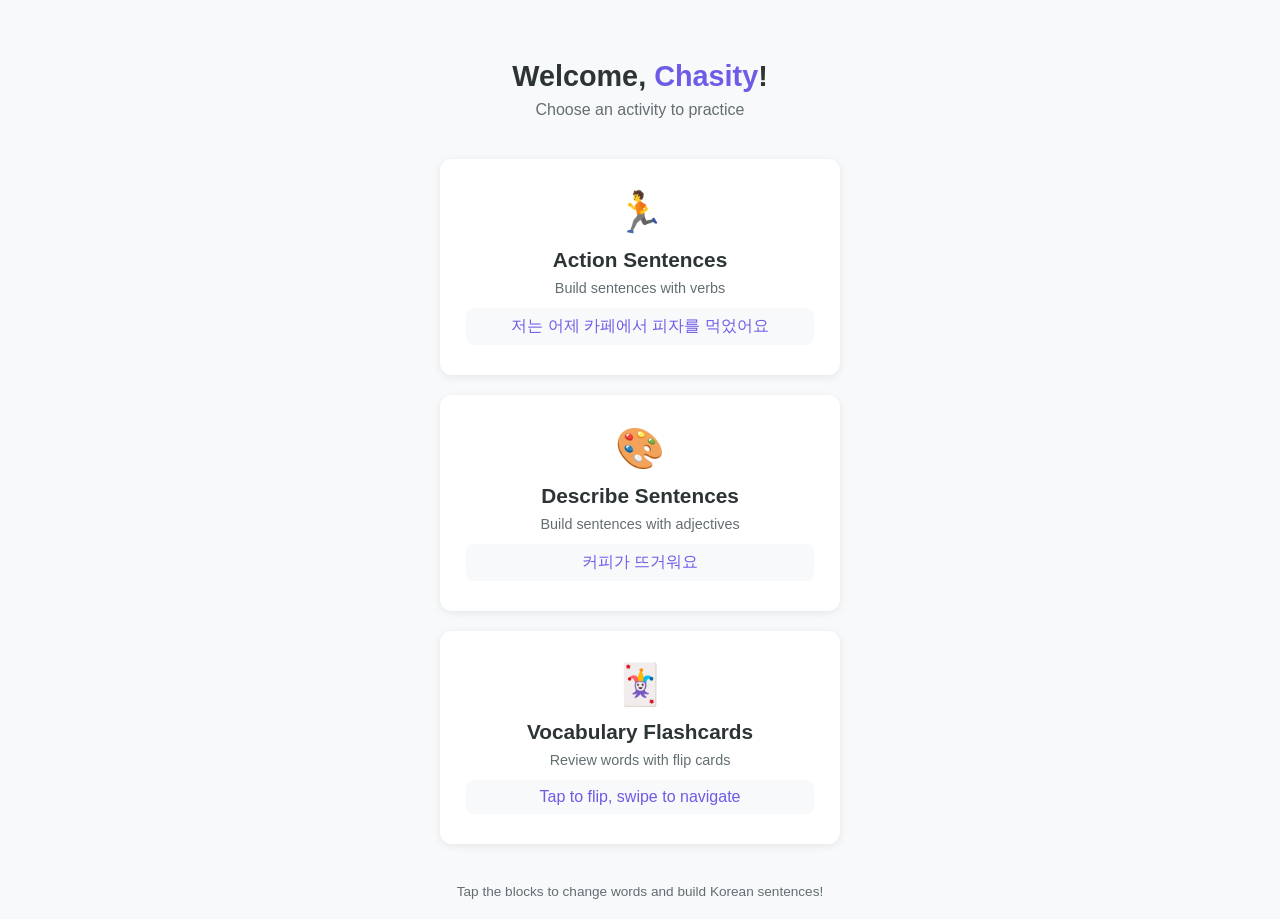
<file: index.html>
<!DOCTYPE html>
<html lang="en">
<head>
  <meta charset="UTF-8">
  <meta name="viewport" content="width=device-width, initial-scale=1.0">
  <title>Korean Practice — Chasity</title>
  <link rel="stylesheet" href="css/styles.css">
</head>
<body>
  <div class="container index-page">
    <header class="app-header">
      <h1>Welcome, <span class="student-name">Chasity</span>!</h1>
      <p class="subtitle">Choose an activity to practice</p>
    </header>

    <div class="pattern-cards">
      <a href="action.html" class="pattern-card card-action">
        <span class="card-icon">🏃</span>
        <h2>Action Sentences</h2>
        <p class="card-desc">Build sentences with verbs</p>
        <p class="card-example">저는 어제 카페에서 피자를 먹었어요</p>
      </a>

      <a href="describe.html" class="pattern-card card-describe">
        <span class="card-icon">🎨</span>
        <h2>Describe Sentences</h2>
        <p class="card-desc">Build sentences with adjectives</p>
        <p class="card-example">커피가 뜨거워요</p>
      </a>

      <a href="flashcards.html" class="pattern-card card-flashcard">
        <span class="card-icon">🃏</span>
        <h2>Vocabulary Flashcards</h2>
        <p class="card-desc">Review words with flip cards</p>
        <p class="card-example">Tap to flip, swipe to navigate</p>
      </a>
    </div>

    <footer class="app-footer">
      <p>Tap the blocks to change words and build Korean sentences!</p>
    </footer>
  </div>
  <script src="js/common.js"></script>
</body>
</html>
</file>
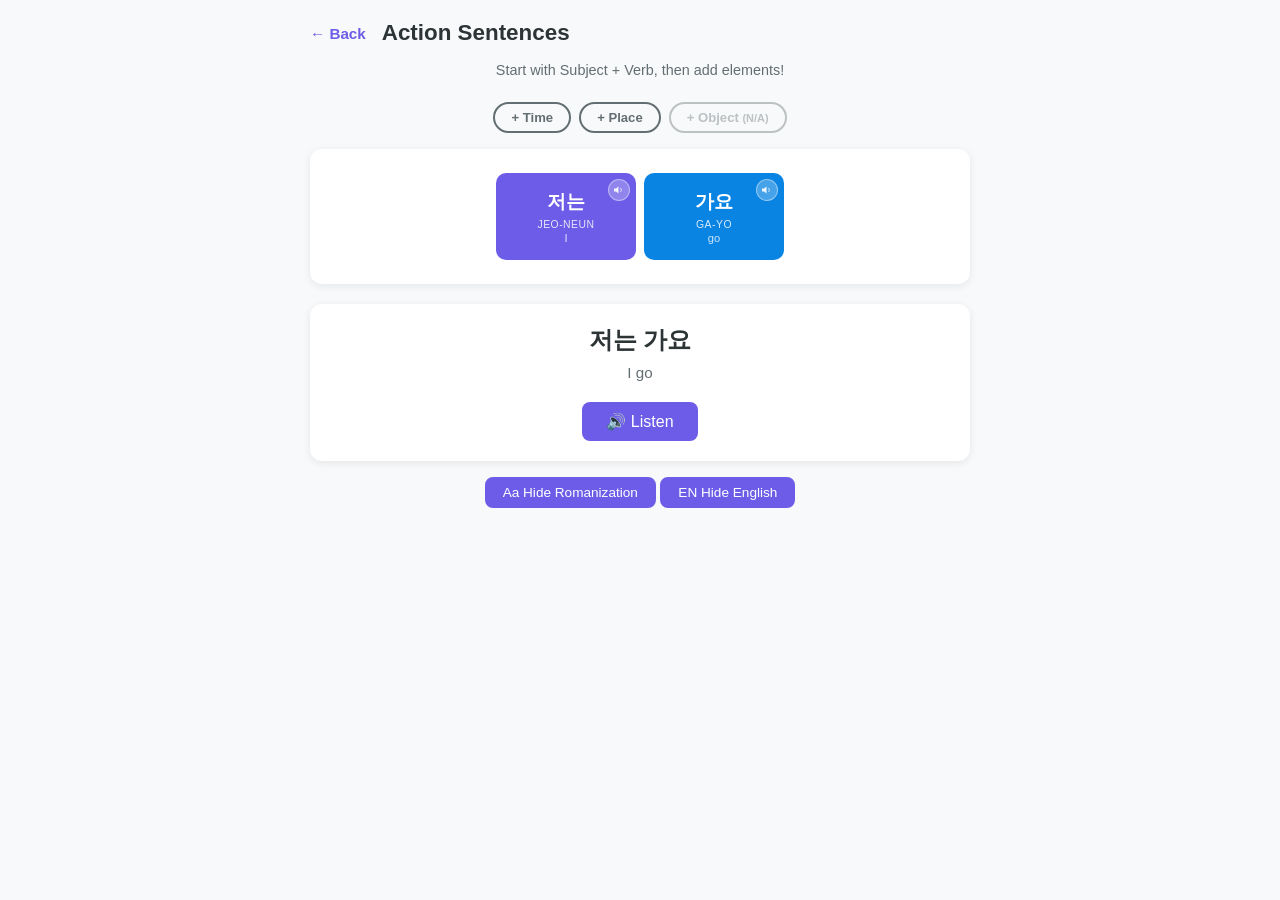
<file: action.html>
<!DOCTYPE html>
<html lang="en">
<head>
  <meta charset="UTF-8">
  <meta name="viewport" content="width=device-width, initial-scale=1.0">
  <title>Action Sentences — Chasity</title>
  <link rel="stylesheet" href="css/styles.css">
</head>
<body>
  <div class="container builder-page">
    <header class="page-header">
      <a href="index.html" class="back-btn">&larr; Back</a>
      <h1>Action Sentences</h1>
    </header>

    <p class="instruction">Start with Subject + Verb, then add elements!</p>

    <div class="element-toggles">
      <button class="element-toggle" data-element="time">+ Time</button>
      <button class="element-toggle" data-element="place">+ Place</button>
      <button class="element-toggle" data-element="object">+ Object</button>
    </div>

    <div class="sentence-area" id="sentence-area">
      <div class="block-row">
        <div class="block" id="block-subject" data-slot="subject">
          <span class="block-kr"></span>
          <span class="block-rom"></span>
          <span class="block-en"></span>
        </div>
        <div class="block hidden" id="block-time" data-slot="time">
          <span class="block-kr"></span>
          <span class="block-rom"></span>
          <span class="block-en"></span>
        </div>
        <div class="block hidden" id="block-place" data-slot="place">
          <span class="block-kr"></span>
          <span class="block-rom"></span>
          <span class="block-en"></span>
        </div>
        <div class="block hidden" id="block-object" data-slot="object">
          <span class="block-kr"></span>
          <span class="block-rom"></span>
          <span class="block-en"></span>
        </div>
        <div class="block" id="block-verb" data-slot="verb">
          <span class="block-kr"></span>
          <span class="block-rom"></span>
          <span class="block-en"></span>
        </div>
      </div>
    </div>

    <div class="result-area">
      <div class="full-sentence" id="full-sentence"></div>
      <div class="translation" id="translation"></div>
      <button class="tts-btn-large" id="speak-btn" title="Listen to sentence">🔊 Listen</button>
    </div>

    <div class="rom-toggle">
      <button class="btn-rom active" id="toggle-rom">Aa Hide Romanization</button>
      <button class="btn-rom active" id="toggle-en">EN Hide English</button>
    </div>
  </div>

  <script src="js/common.js"></script>
  <script src="js/action-builder.js"></script>
</body>
</html>
</file>
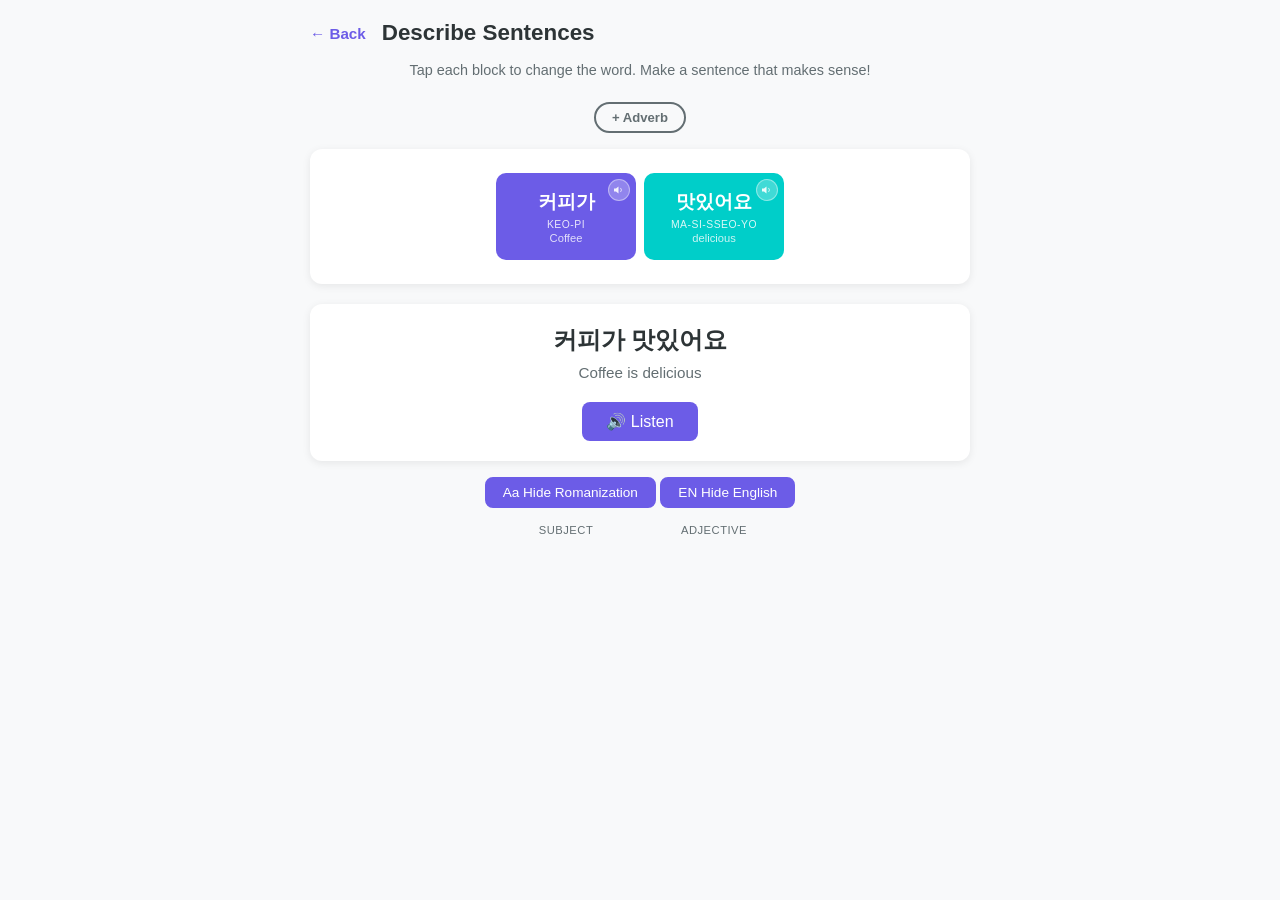
<file: describe.html>
<!DOCTYPE html>
<html lang="en">
<head>
  <meta charset="UTF-8">
  <meta name="viewport" content="width=device-width, initial-scale=1.0">
  <title>Describe Sentences — Chasity</title>
  <link rel="stylesheet" href="css/styles.css">
</head>
<body>
  <div class="container builder-page">
    <header class="page-header">
      <a href="index.html" class="back-btn">&larr; Back</a>
      <h1>Describe Sentences</h1>
    </header>

    <p class="instruction">Tap each block to change the word. Make a sentence that makes sense!</p>

    <div class="element-toggles">
      <button class="element-toggle" data-element="adverb">+ Adverb</button>
    </div>

    <div class="sentence-area" id="sentence-area">
      <div class="block-row describe-row">
        <div class="block" id="block-subject" data-slot="subject">
          <span class="block-kr"></span>
          <span class="block-rom"></span>
          <span class="block-en"></span>
        </div>
        <div class="block block-adverb hidden" id="block-adverb" data-slot="adverb">
          <span class="block-kr"></span>
          <span class="block-rom"></span>
          <span class="block-en"></span>
        </div>
        <div class="block" id="block-adjective" data-slot="adjective">
          <span class="block-kr"></span>
          <span class="block-rom"></span>
          <span class="block-en"></span>
        </div>
      </div>
    </div>

    <div class="result-area">
      <div class="full-sentence" id="full-sentence"></div>
      <div class="translation" id="translation"></div>
      <button class="tts-btn-large" id="speak-btn" title="Listen to sentence">🔊 Listen</button>
    </div>

    <div class="rom-toggle">
      <button class="btn-rom active" id="toggle-rom">Aa Hide Romanization</button>
      <button class="btn-rom active" id="toggle-en">EN Hide English</button>
    </div>

    <div class="slot-labels describe-labels">
      <span>Subject</span>
      <span class="adverb-label hidden" id="adverb-label">Adverb</span>
      <span>Adjective</span>
    </div>
  </div>

  <script src="js/common.js"></script>
  <script src="js/describe-builder.js"></script>
</body>
</html>
</file>
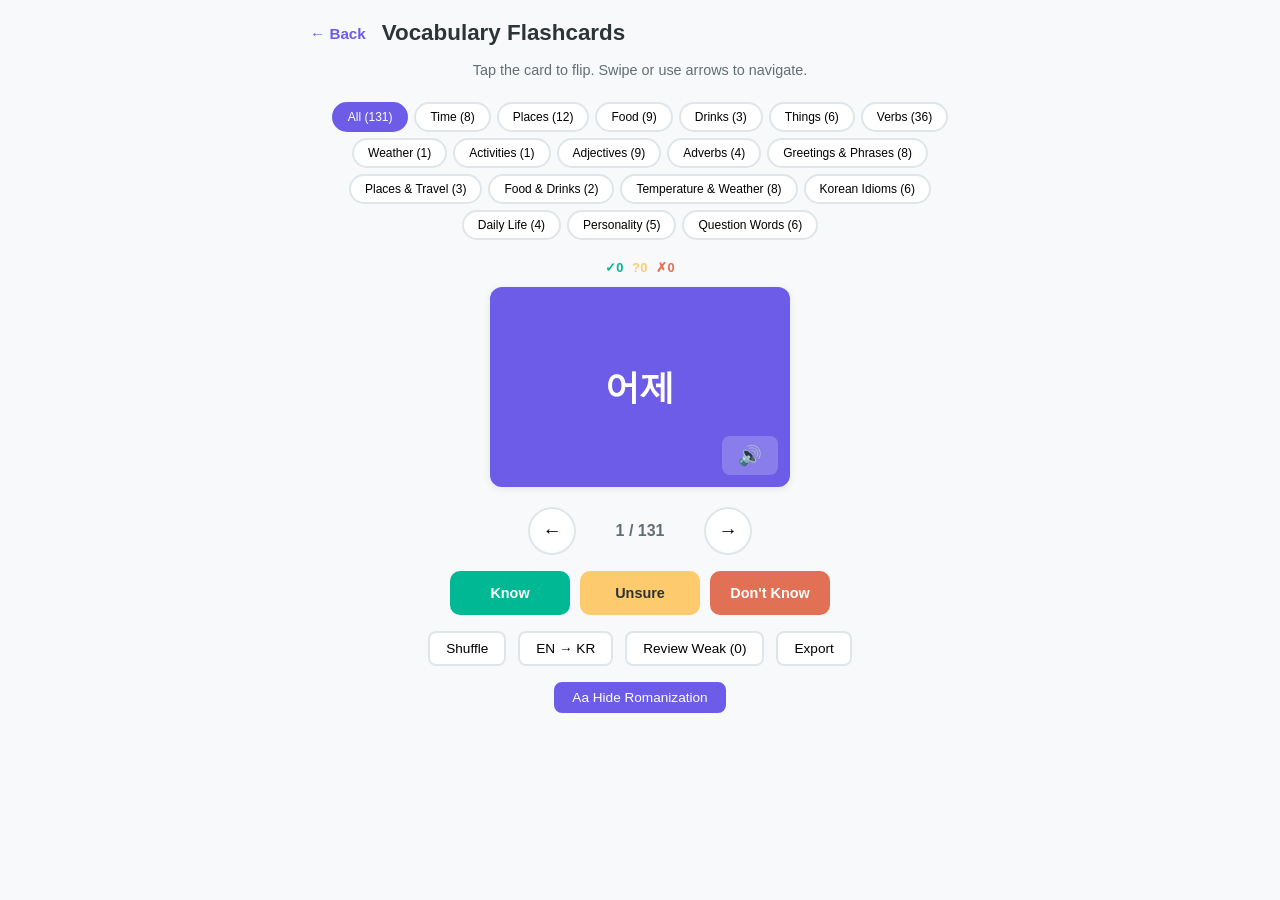
<file: flashcards.html>
<!DOCTYPE html>
<html lang="en">
<head>
  <meta charset="UTF-8">
  <meta name="viewport" content="width=device-width, initial-scale=1.0">
  <title>Flashcards — Chasity</title>
  <link rel="stylesheet" href="css/styles.css">
</head>
<body>
  <div class="container builder-page">
    <header class="page-header">
      <a href="index.html" class="back-btn">&larr; Back</a>
      <h1>Vocabulary Flashcards</h1>
    </header>

    <p class="instruction">Tap the card to flip. Swipe or use arrows to navigate.</p>

    <div class="category-tabs" id="category-tabs"></div>

    <div class="review-banner hidden" id="review-banner">
      <span>Reviewing weak words</span>
      <button class="review-exit-btn" id="review-exit-btn">Show All</button>
    </div>

    <div class="mastery-stats" id="mastery-stats"></div>

    <div class="flashcard-area">
      <div class="flashcard" id="flashcard">
        <div class="flashcard-inner" id="flashcard-inner">
          <div class="flashcard-front">
            <span class="card-korean" id="card-korean"></span>
            <button class="tts-btn" id="card-tts" title="Listen">🔊</button>
          </div>
          <div class="flashcard-back">
            <span class="card-english" id="card-english"></span>
            <span class="card-romanization" id="card-romanization"></span>
          </div>
        </div>
      </div>
    </div>

    <div class="flashcard-controls">
      <button class="fc-btn" id="prev-btn">&larr;</button>
      <span class="fc-progress" id="progress">1 / 10</span>
      <button class="fc-btn" id="next-btn">&rarr;</button>
    </div>

    <div class="response-buttons" id="response-buttons">
      <button class="resp-btn resp-know" data-resp="know" title="Press 1">Know</button>
      <button class="resp-btn resp-unsure" data-resp="unsure" title="Press 2">Unsure</button>
      <button class="resp-btn resp-dont-know" data-resp="dont_know" title="Press 3">Don't Know</button>
    </div>

    <div class="flashcard-actions">
      <button class="fc-action-btn" id="shuffle-btn">Shuffle</button>
      <button class="fc-action-btn" id="direction-btn">EN &rarr; KR</button>
      <button class="fc-action-btn" id="review-weak-btn">Review Weak (0)</button>
      <button class="fc-action-btn" id="export-btn">Export</button>
    </div>

    <div class="rom-toggle">
      <button class="btn-rom active" id="toggle-rom">Aa Hide Romanization</button>
    </div>
  </div>

  <script src="js/common.js"></script>
  <script src="js/flashcard.js"></script>
</body>
</html>
</file>
<file: css/styles.css>
/* === Korean Practice — Sentence Builder === */

:root {
  --primary: #6C5CE7;
  --primary-light: #A29BFE;
  --accent: #00B894;
  --bg: #F8F9FA;
  --card-bg: #FFFFFF;
  --text: #2D3436;
  --text-light: #636E72;
  --border: #DFE6E9;
  --shadow: 0 2px 8px rgba(0,0,0,0.08);
  --radius: 12px;

  --block-subject: #6C5CE7;
  --block-time: #FDCB6E;
  --block-place: #00B894;
  --block-object: #E17055;
  --block-verb: #0984E3;
  --block-adverb: #E84393;
  --block-adjective: #00CEC9;
}

* { box-sizing: border-box; margin: 0; padding: 0; }

body {
  font-family: -apple-system, BlinkMacSystemFont, 'Segoe UI', sans-serif;
  background: var(--bg);
  color: var(--text);
  min-height: 100vh;
}

.container {
  max-width: 700px;
  margin: 0 auto;
  padding: 20px;
}

/* --- Index Page --- */
.index-page { text-align: center; padding-top: 60px; }

.app-header h1 {
  font-size: 1.8rem;
  margin-bottom: 8px;
}

.student-name { color: var(--primary); }

.subtitle {
  color: var(--text-light);
  font-size: 1rem;
  margin-bottom: 40px;
}

.pattern-cards {
  display: flex;
  flex-direction: column;
  gap: 20px;
  max-width: 400px;
  margin: 0 auto;
}

.pattern-card {
  display: block;
  background: var(--card-bg);
  border-radius: var(--radius);
  padding: 28px 24px;
  text-decoration: none;
  color: var(--text);
  box-shadow: var(--shadow);
  border: 2px solid transparent;
  transition: transform 0.15s, border-color 0.15s;
}

.pattern-card:hover {
  transform: translateY(-2px);
  border-color: var(--primary-light);
}

.card-icon { font-size: 2.5rem; display: block; margin-bottom: 12px; }

.pattern-card h2 { font-size: 1.3rem; margin-bottom: 8px; }

.card-desc { color: var(--text-light); font-size: 0.9rem; margin-bottom: 12px; }

.card-example {
  background: var(--bg);
  padding: 8px 14px;
  border-radius: 8px;
  font-size: 1rem;
  color: var(--primary);
}

.app-footer {
  margin-top: 40px;
  color: var(--text-light);
  font-size: 0.85rem;
}

/* --- Builder Pages --- */
.page-header {
  display: flex;
  align-items: center;
  gap: 16px;
  margin-bottom: 16px;
}

.page-header h1 { font-size: 1.4rem; }

.back-btn {
  text-decoration: none;
  color: var(--primary);
  font-weight: 600;
  font-size: 0.95rem;
}

.instruction {
  color: var(--text-light);
  font-size: 0.9rem;
  margin-bottom: 24px;
  text-align: center;
}

/* --- Sentence Blocks --- */
.sentence-area {
  background: var(--card-bg);
  border-radius: var(--radius);
  padding: 24px 16px;
  box-shadow: var(--shadow);
  margin-bottom: 20px;
}

.block-row {
  display: flex;
  gap: 8px;
  flex-wrap: wrap;
  justify-content: center;
}

.block {
  flex: 1;
  min-width: 80px;
  max-width: 140px;
  padding: 14px 8px;
  border-radius: 10px;
  text-align: center;
  cursor: pointer;
  user-select: none;
  transition: transform 0.12s, box-shadow 0.12s;
  border: 2px solid transparent;
}

.block:active { transform: scale(0.95); }

.block:hover {
  box-shadow: 0 4px 12px rgba(0,0,0,0.15);
}

.block[data-slot="subject"] { background: var(--block-subject); color: #fff; }
.block[data-slot="time"] { background: var(--block-time); color: var(--text); }
.block[data-slot="place"] { background: var(--block-place); color: #fff; }
.block[data-slot="object"] { background: var(--block-object); color: #fff; }
.block[data-slot="verb"] { background: var(--block-verb); color: #fff; }
.block[data-slot="adverb"] { background: var(--block-adverb); color: #fff; }
.block[data-slot="adjective"] { background: var(--block-adjective); color: #fff; }

.block-kr {
  display: block;
  font-size: 1.2rem;
  font-weight: 700;
  margin-bottom: 4px;
}

.block-rom {
  display: block;
  font-size: 0.65rem;
  opacity: 0.85;
  margin-bottom: 2px;
  text-transform: uppercase;
  letter-spacing: 0.5px;
}

.block-en {
  display: block;
  font-size: 0.7rem;
  opacity: 0.8;
}

.block.pulse {
  animation: pulse 0.3s ease;
}

@keyframes pulse {
  0% { transform: scale(1); }
  50% { transform: scale(1.08); }
  100% { transform: scale(1); }
}

/* --- Result Area --- */
.result-area {
  text-align: center;
  padding: 20px;
  background: var(--card-bg);
  border-radius: var(--radius);
  box-shadow: var(--shadow);
  margin-bottom: 16px;
}

.full-sentence {
  font-size: 1.5rem;
  font-weight: 700;
  margin-bottom: 8px;
  color: var(--text);
  min-height: 2rem;
}

.translation {
  font-size: 0.95rem;
  color: var(--text-light);
  margin-bottom: 16px;
  min-height: 1.4rem;
}

.tts-btn-large {
  background: var(--primary);
  color: #fff;
  border: none;
  padding: 10px 24px;
  border-radius: 8px;
  font-size: 1rem;
  cursor: pointer;
  transition: background 0.15s;
}

.tts-btn-large:hover { background: var(--primary-light); }
.tts-btn-large:active { transform: scale(0.97); }

/* --- Slot Labels --- */
.slot-labels {
  display: flex;
  justify-content: center;
  gap: 8px;
  flex-wrap: wrap;
}

.slot-labels span {
  flex: 1;
  min-width: 80px;
  max-width: 140px;
  text-align: center;
  font-size: 0.7rem;
  color: var(--text-light);
  text-transform: uppercase;
  letter-spacing: 0.5px;
}

/* --- Element Toggle Buttons (Action Builder) --- */
.element-toggles {
  display: flex;
  gap: 8px;
  justify-content: center;
  margin-bottom: 16px;
  flex-wrap: wrap;
}

.element-toggle {
  background: var(--bg-card);
  color: var(--text-light);
  border: 2px solid var(--text-light);
  padding: 6px 16px;
  border-radius: 20px;
  font-size: 0.82rem;
  font-weight: 600;
  cursor: pointer;
  transition: all 0.2s;
}

.element-toggle:hover {
  background: rgba(107, 114, 128, 0.1);
}

.element-toggle.active {
  background: var(--primary);
  color: #fff;
  border-color: var(--primary);
}

.element-toggle:disabled {
  opacity: 0.4;
  cursor: not-allowed;
}

/* --- Adverb Toggle --- */
.adverb-toggle {
  text-align: center;
  margin-bottom: 16px;
}

.btn-adverb {
  background: var(--block-adverb);
  color: #fff;
  border: none;
  padding: 8px 20px;
  border-radius: 8px;
  font-size: 0.9rem;
  cursor: pointer;
  transition: opacity 0.15s;
}

.btn-adverb:hover { opacity: 0.85; }
.btn-adverb.active { background: var(--text-light); }

/* --- Romanization Toggle --- */
.rom-toggle {
  text-align: center;
  margin-bottom: 16px;
}

.btn-rom {
  background: var(--card-bg);
  color: var(--text);
  border: 2px solid var(--border);
  padding: 6px 16px;
  border-radius: 8px;
  font-size: 0.85rem;
  cursor: pointer;
  transition: border-color 0.15s, background 0.15s;
}

.btn-rom:hover { border-color: var(--primary-light); }
.btn-rom.active { background: var(--primary); color: #fff; border-color: var(--primary); }

body.hide-rom .block-rom { display: none !important; }
body.hide-rom .card-romanization { display: none !important; }
body.hide-en .block-en { display: none !important; }
body.hide-en .card-english { display: none !important; }
body.hide-en .translation { display: none !important; }

/* --- Flashcard Page --- */
.category-tabs {
  display: flex;
  gap: 6px;
  flex-wrap: wrap;
  justify-content: center;
  margin-bottom: 20px;
}

.cat-tab {
  background: var(--card-bg);
  border: 2px solid var(--border);
  padding: 6px 14px;
  border-radius: 20px;
  font-size: 0.75rem;
  cursor: pointer;
  transition: all 0.15s;
}

.cat-tab:hover { border-color: var(--primary-light); }
.cat-tab.active { background: var(--primary); color: #fff; border-color: var(--primary); }

.flashcard-area {
  display: flex;
  justify-content: center;
  margin-bottom: 20px;
  perspective: 1000px;
}

.flashcard {
  width: 300px;
  height: 200px;
  cursor: pointer;
  perspective: 1000px;
}

.flashcard-inner {
  width: 100%;
  height: 100%;
  position: relative;
  transition: transform 0.5s;
  transform-style: preserve-3d;
}

.flashcard-inner.flipped {
  transform: rotateY(180deg);
}

.flashcard-front, .flashcard-back {
  position: absolute;
  width: 100%;
  height: 100%;
  backface-visibility: hidden;
  border-radius: var(--radius);
  box-shadow: var(--shadow);
  display: flex;
  flex-direction: column;
  align-items: center;
  justify-content: center;
  padding: 20px;
}

.flashcard-front {
  background: var(--primary);
  color: #fff;
}

.flashcard-back {
  background: var(--card-bg);
  color: var(--text);
  transform: rotateY(180deg);
}

.card-korean {
  font-size: 2.2rem;
  font-weight: 700;
}

.card-english {
  font-size: 1.3rem;
  font-weight: 600;
  margin-bottom: 8px;
}

.card-romanization {
  font-size: 0.9rem;
  color: var(--text-light);
  text-transform: uppercase;
  letter-spacing: 0.5px;
}

.tts-btn {
  background: rgba(255,255,255,0.2);
  border: none;
  padding: 8px 16px;
  border-radius: 8px;
  font-size: 1.2rem;
  cursor: pointer;
  position: absolute;
  bottom: 12px;
  right: 12px;
  transition: background 0.15s;
}

.tts-btn:hover { background: rgba(255,255,255,0.3); }

.flashcard-controls {
  display: flex;
  align-items: center;
  justify-content: center;
  gap: 24px;
  margin-bottom: 16px;
}

.fc-btn {
  background: var(--card-bg);
  border: 2px solid var(--border);
  width: 48px;
  height: 48px;
  border-radius: 50%;
  font-size: 1.2rem;
  cursor: pointer;
  transition: all 0.15s;
  display: flex;
  align-items: center;
  justify-content: center;
}

.fc-btn:hover { border-color: var(--primary); background: var(--primary); color: #fff; }

.fc-progress {
  font-size: 1rem;
  color: var(--text-light);
  font-weight: 600;
  min-width: 80px;
  text-align: center;
}

.flashcard-actions {
  display: flex;
  gap: 12px;
  justify-content: center;
  margin-bottom: 16px;
}

.fc-action-btn {
  background: var(--card-bg);
  border: 2px solid var(--border);
  padding: 8px 16px;
  border-radius: 8px;
  font-size: 0.85rem;
  cursor: pointer;
  transition: all 0.15s;
}

.fc-action-btn:hover { border-color: var(--primary-light); }

/* --- Block TTS Button --- */
.block {
  position: relative;
}

.block-tts-btn {
  position: absolute;
  top: 4px;
  right: 4px;
  width: 22px;
  height: 22px;
  border-radius: 50%;
  background: rgba(255,255,255,0.25);
  border: 1.5px solid rgba(255,255,255,0.4);
  cursor: pointer;
  display: flex;
  align-items: center;
  justify-content: center;
  transition: background 0.15s, transform 0.15s;
  padding: 0;
  z-index: 2;
}

.block-tts-btn:hover {
  background: rgba(255,255,255,0.45);
  transform: scale(1.15);
}

.block-tts-btn:active {
  transform: scale(0.9);
}

.block-tts-btn svg {
  width: 12px;
  height: 12px;
  fill: rgba(255,255,255,0.9);
}

/* Time block has dark text, adjust TTS button */
.block[data-slot="time"] .block-tts-btn {
  background: rgba(0,0,0,0.1);
  border-color: rgba(0,0,0,0.2);
}

.block[data-slot="time"] .block-tts-btn:hover {
  background: rgba(0,0,0,0.2);
}

.block[data-slot="time"] .block-tts-btn svg {
  fill: rgba(0,0,0,0.6);
}

/* --- Response Tracking Buttons --- */
.response-buttons {
  display: flex;
  gap: 10px;
  justify-content: center;
  margin-bottom: 16px;
}

.resp-btn {
  flex: 1;
  max-width: 120px;
  padding: 12px 8px;
  border-radius: 10px;
  font-size: 0.9rem;
  font-weight: 600;
  cursor: pointer;
  transition: all 0.15s;
  border: 2px solid transparent;
}

.resp-know {
  background: #00B894;
  color: #fff;
  border-color: #00B894;
}

.resp-know:hover { background: #00a381; }

.resp-unsure {
  background: #FDCB6E;
  color: #2D3436;
  border-color: #FDCB6E;
}

.resp-unsure:hover { background: #f0be4a; }

.resp-dont-know {
  background: #E17055;
  color: #fff;
  border-color: #E17055;
}

.resp-dont-know:hover { background: #d05a40; }

.resp-btn.resp-used {
  transform: scale(0.92);
  opacity: 0.6;
}

/* --- Mastery Stats --- */
.mastery-stats {
  text-align: center;
  font-size: 0.8rem;
  color: var(--text-light);
  margin-bottom: 12px;
  letter-spacing: 0.5px;
}

.mastery-stats .stat-know { color: #00B894; font-weight: 600; }
.mastery-stats .stat-unsure { color: #FDCB6E; font-weight: 600; }
.mastery-stats .stat-dont-know { color: #E17055; font-weight: 600; }

/* --- Card Status Badge --- */
.card-badge {
  position: absolute;
  top: 8px;
  left: 8px;
  width: 10px;
  height: 10px;
  border-radius: 50%;
  z-index: 2;
}

.card-badge.know { background: #00B894; }
.card-badge.unsure { background: #FDCB6E; }
.card-badge.dont-know { background: #E17055; }

/* --- Review Banner --- */
.review-banner {
  text-align: center;
  background: var(--primary);
  color: #fff;
  padding: 8px;
  border-radius: 8px;
  margin-bottom: 12px;
  display: flex;
  justify-content: center;
  align-items: center;
  gap: 12px;
  font-size: 0.85rem;
  font-weight: 600;
}

.review-exit-btn {
  background: rgba(255,255,255,0.2);
  border: none;
  color: #fff;
  padding: 4px 12px;
  border-radius: 6px;
  cursor: pointer;
  font-size: 0.8rem;
  transition: background 0.15s;
}

.review-exit-btn:hover { background: rgba(255,255,255,0.35); }

/* --- Utilities --- */
.hidden { display: none !important; }

/* --- Responsive --- */
@media (max-width: 500px) {
  .block {
    min-width: 60px;
    max-width: 110px;
    padding: 10px 6px;
  }
  .block-kr { font-size: 1rem; }
  .full-sentence { font-size: 1.25rem; }
  .index-page { padding-top: 30px; }
  .app-header h1 { font-size: 1.5rem; }
  .flashcard { width: 260px; height: 180px; }
  .card-korean { font-size: 1.8rem; }
  .cat-tab { padding: 4px 10px; font-size: 0.7rem; }
}
</file>
